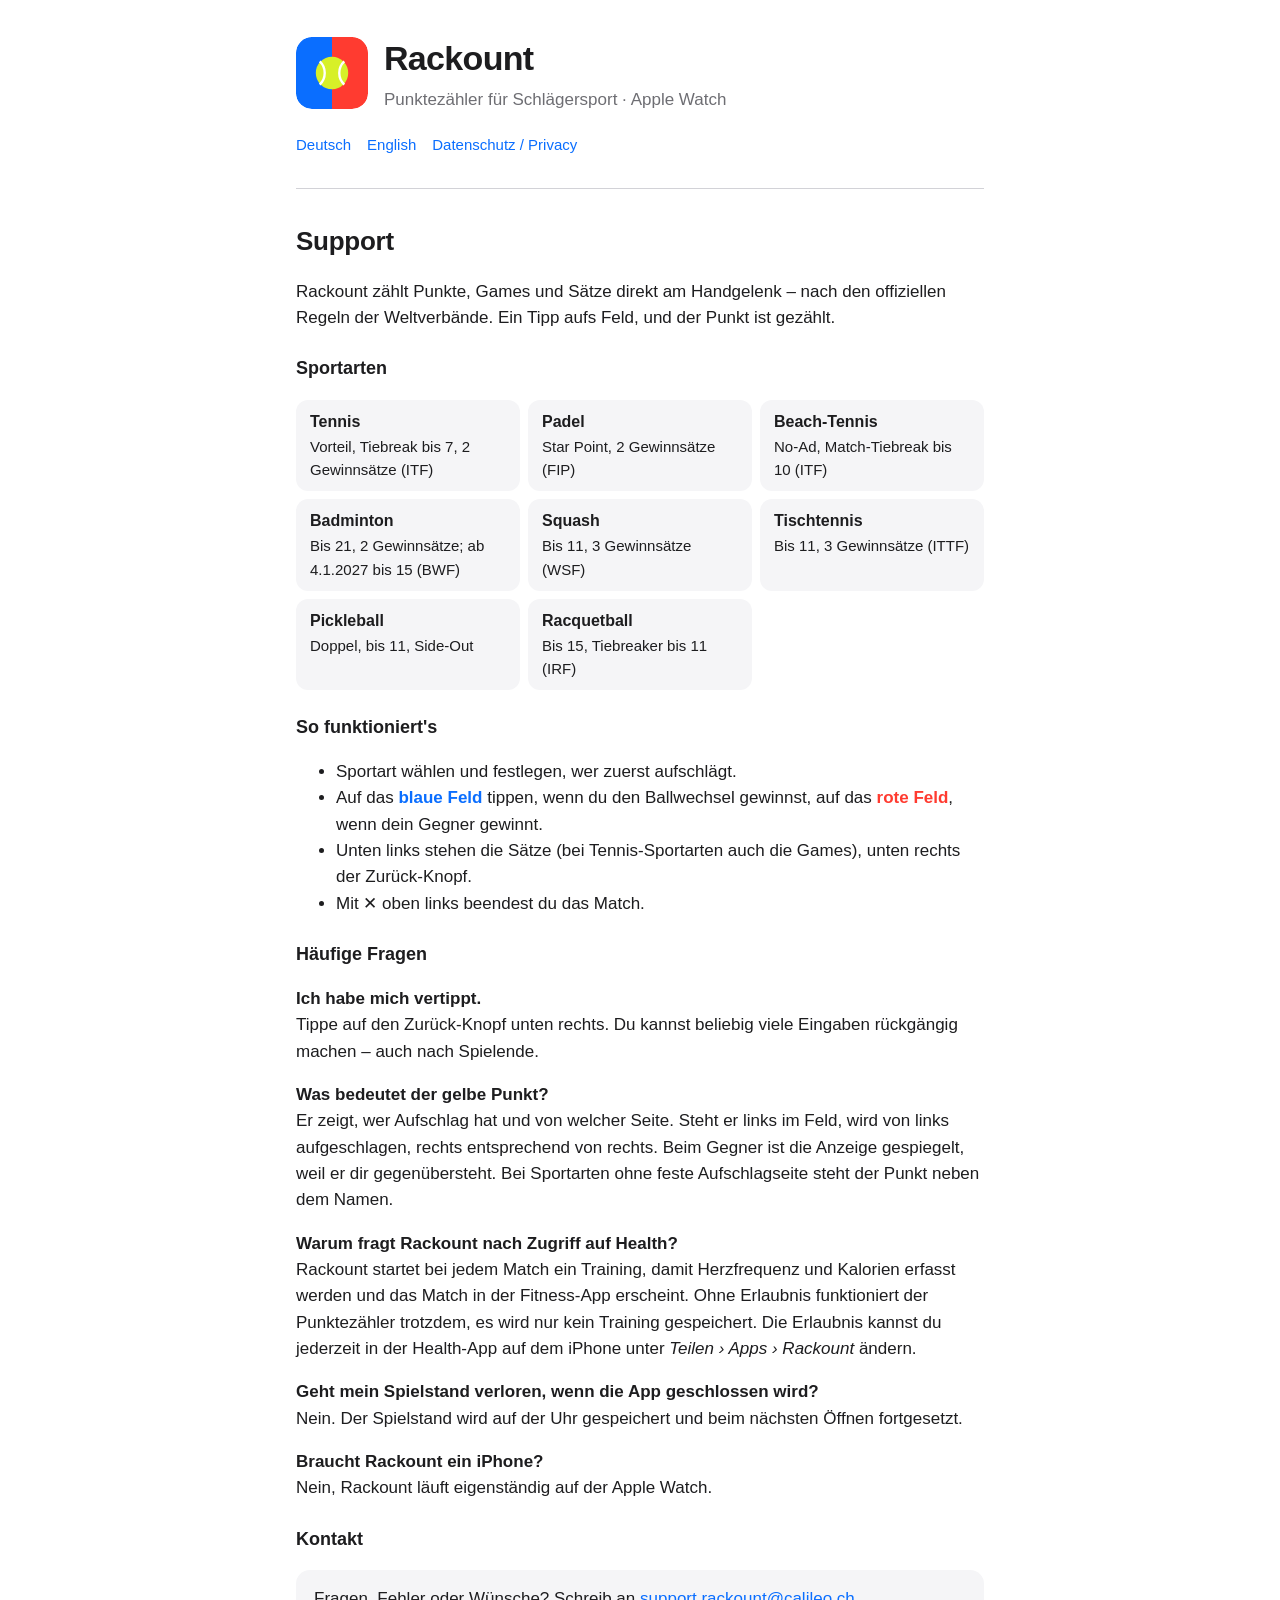
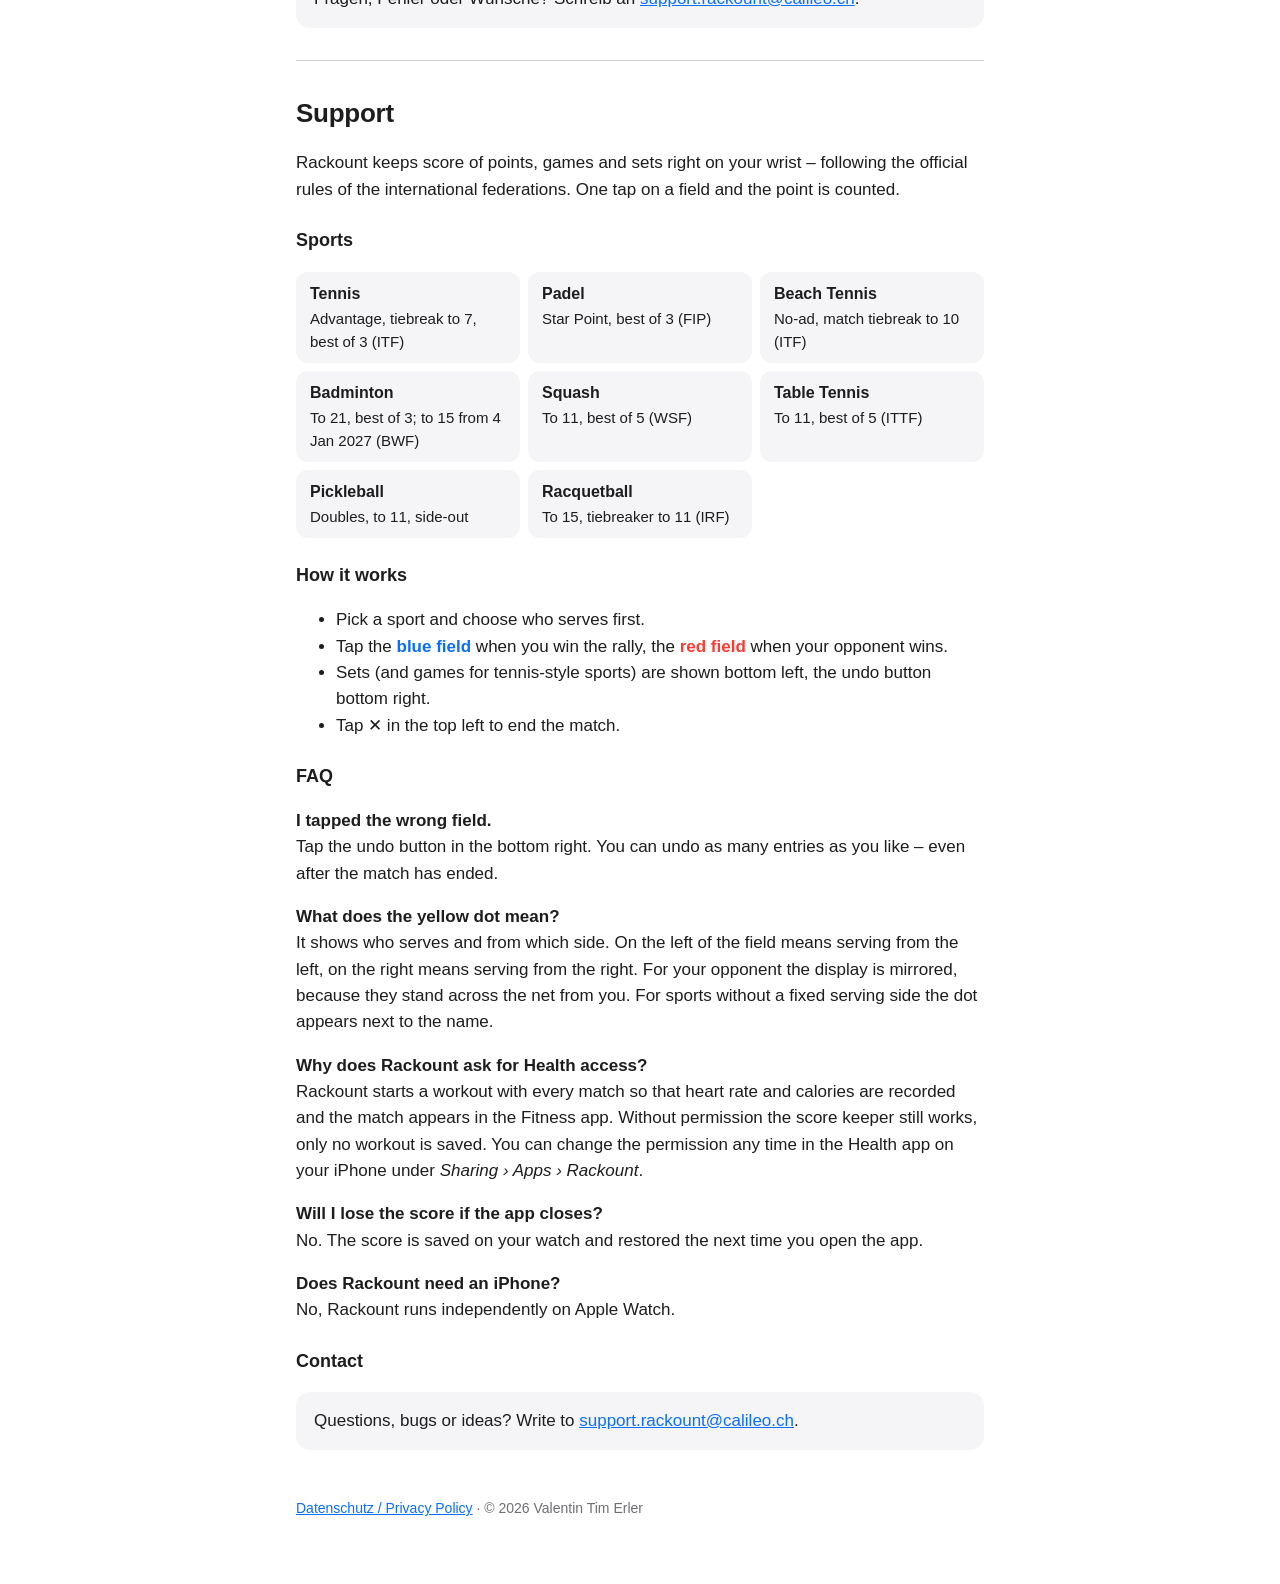
<file: index.html>
<!doctype html>
<html lang="de">
<head>
  <meta charset="utf-8">
  <meta name="viewport" content="width=device-width, initial-scale=1">
  <title>Rackount – Support</title>
  <meta name="description" content="Rackount – der einfache Punktezähler für Schlägersportarten auf der Apple Watch.">
  <link rel="icon" href="icon.svg" type="image/svg+xml">
  <link rel="stylesheet" href="style.css">
</head>
<body>
<main>
  <header>
    <img src="icon.svg" alt="Rackount App-Symbol">
    <div>
      <h1>Rackount</h1>
      <p>Punktezähler für Schlägersport · Apple Watch</p>
    </div>
  </header>

  <nav>
    <a href="#de">Deutsch</a>
    <a href="#en">English</a>
    <a href="privacy.html">Datenschutz / Privacy</a>
  </nav>

  <section id="de" lang="de">
    <h2>Support</h2>
    <p>Rackount zählt Punkte, Games und Sätze direkt am Handgelenk – nach den offiziellen Regeln der Weltverbände. Ein Tipp aufs Feld, und der Punkt ist gezählt.</p>

    <h3>Sportarten</h3>
    <ul class="sports">
      <li><b>Tennis</b>Vorteil, Tiebreak bis 7, 2 Gewinnsätze (ITF)</li>
      <li><b>Padel</b>Star Point, 2 Gewinnsätze (FIP)</li>
      <li><b>Beach-Tennis</b>No-Ad, Match-Tiebreak bis 10 (ITF)</li>
      <li><b>Badminton</b>Bis 21, 2 Gewinnsätze; ab 4.1.2027 bis 15 (BWF)</li>
      <li><b>Squash</b>Bis 11, 3 Gewinnsätze (WSF)</li>
      <li><b>Tischtennis</b>Bis 11, 3 Gewinnsätze (ITTF)</li>
      <li><b>Pickleball</b>Doppel, bis 11, Side-Out</li>
      <li><b>Racquetball</b>Bis 15, Tiebreaker bis 11 (IRF)</li>
    </ul>

    <h3>So funktioniert's</h3>
    <ul>
      <li>Sportart wählen und festlegen, wer zuerst aufschlägt.</li>
      <li>Auf das <span class="dot-blue">blaue Feld</span> tippen, wenn du den Ballwechsel gewinnst, auf das <span class="dot-red">rote Feld</span>, wenn dein Gegner gewinnt.</li>
      <li>Unten links stehen die Sätze (bei Tennis-Sportarten auch die Games), unten rechts der Zurück-Knopf.</li>
      <li>Mit ✕ oben links beendest du das Match.</li>
    </ul>

    <h3>Häufige Fragen</h3>
    <p><b>Ich habe mich vertippt.</b><br>Tippe auf den Zurück-Knopf unten rechts. Du kannst beliebig viele Eingaben rückgängig machen – auch nach Spielende.</p>
    <p><b>Was bedeutet der gelbe Punkt?</b><br>Er zeigt, wer Aufschlag hat und von welcher Seite. Steht er links im Feld, wird von links aufgeschlagen, rechts entsprechend von rechts. Beim Gegner ist die Anzeige gespiegelt, weil er dir gegenübersteht. Bei Sportarten ohne feste Aufschlagseite steht der Punkt neben dem Namen.</p>
    <p><b>Warum fragt Rackount nach Zugriff auf Health?</b><br>Rackount startet bei jedem Match ein Training, damit Herzfrequenz und Kalorien erfasst werden und das Match in der Fitness-App erscheint. Ohne Erlaubnis funktioniert der Punktezähler trotzdem, es wird nur kein Training gespeichert. Die Erlaubnis kannst du jederzeit in der Health-App auf dem iPhone unter <i>Teilen › Apps › Rackount</i> ändern.</p>
    <p><b>Geht mein Spielstand verloren, wenn die App geschlossen wird?</b><br>Nein. Der Spielstand wird auf der Uhr gespeichert und beim nächsten Öffnen fortgesetzt.</p>
    <p><b>Braucht Rackount ein iPhone?</b><br>Nein, Rackount läuft eigenständig auf der Apple Watch.</p>

    <h3>Kontakt</h3>
    <div class="contact">
      Fragen, Fehler oder Wünsche? Schreib an <a href="mailto:support.rackount@calileo.ch">support.rackount@calileo.ch</a>.
    </div>
  </section>

  <section id="en" lang="en">
    <h2>Support</h2>
    <p>Rackount keeps score of points, games and sets right on your wrist – following the official rules of the international federations. One tap on a field and the point is counted.</p>

    <h3>Sports</h3>
    <ul class="sports">
      <li><b>Tennis</b>Advantage, tiebreak to 7, best of 3 (ITF)</li>
      <li><b>Padel</b>Star Point, best of 3 (FIP)</li>
      <li><b>Beach Tennis</b>No-ad, match tiebreak to 10 (ITF)</li>
      <li><b>Badminton</b>To 21, best of 3; to 15 from 4 Jan 2027 (BWF)</li>
      <li><b>Squash</b>To 11, best of 5 (WSF)</li>
      <li><b>Table Tennis</b>To 11, best of 5 (ITTF)</li>
      <li><b>Pickleball</b>Doubles, to 11, side-out</li>
      <li><b>Racquetball</b>To 15, tiebreaker to 11 (IRF)</li>
    </ul>

    <h3>How it works</h3>
    <ul>
      <li>Pick a sport and choose who serves first.</li>
      <li>Tap the <span class="dot-blue">blue field</span> when you win the rally, the <span class="dot-red">red field</span> when your opponent wins.</li>
      <li>Sets (and games for tennis-style sports) are shown bottom left, the undo button bottom right.</li>
      <li>Tap ✕ in the top left to end the match.</li>
    </ul>

    <h3>FAQ</h3>
    <p><b>I tapped the wrong field.</b><br>Tap the undo button in the bottom right. You can undo as many entries as you like – even after the match has ended.</p>
    <p><b>What does the yellow dot mean?</b><br>It shows who serves and from which side. On the left of the field means serving from the left, on the right means serving from the right. For your opponent the display is mirrored, because they stand across the net from you. For sports without a fixed serving side the dot appears next to the name.</p>
    <p><b>Why does Rackount ask for Health access?</b><br>Rackount starts a workout with every match so that heart rate and calories are recorded and the match appears in the Fitness app. Without permission the score keeper still works, only no workout is saved. You can change the permission any time in the Health app on your iPhone under <i>Sharing › Apps › Rackount</i>.</p>
    <p><b>Will I lose the score if the app closes?</b><br>No. The score is saved on your watch and restored the next time you open the app.</p>
    <p><b>Does Rackount need an iPhone?</b><br>No, Rackount runs independently on Apple Watch.</p>

    <h3>Contact</h3>
    <div class="contact">
      Questions, bugs or ideas? Write to <a href="mailto:support.rackount@calileo.ch">support.rackount@calileo.ch</a>.
    </div>
  </section>

  <footer>
    <a href="privacy.html">Datenschutz / Privacy Policy</a> · © 2026 Valentin Tim Erler
  </footer>
</main>
</body>
</html>
</file>
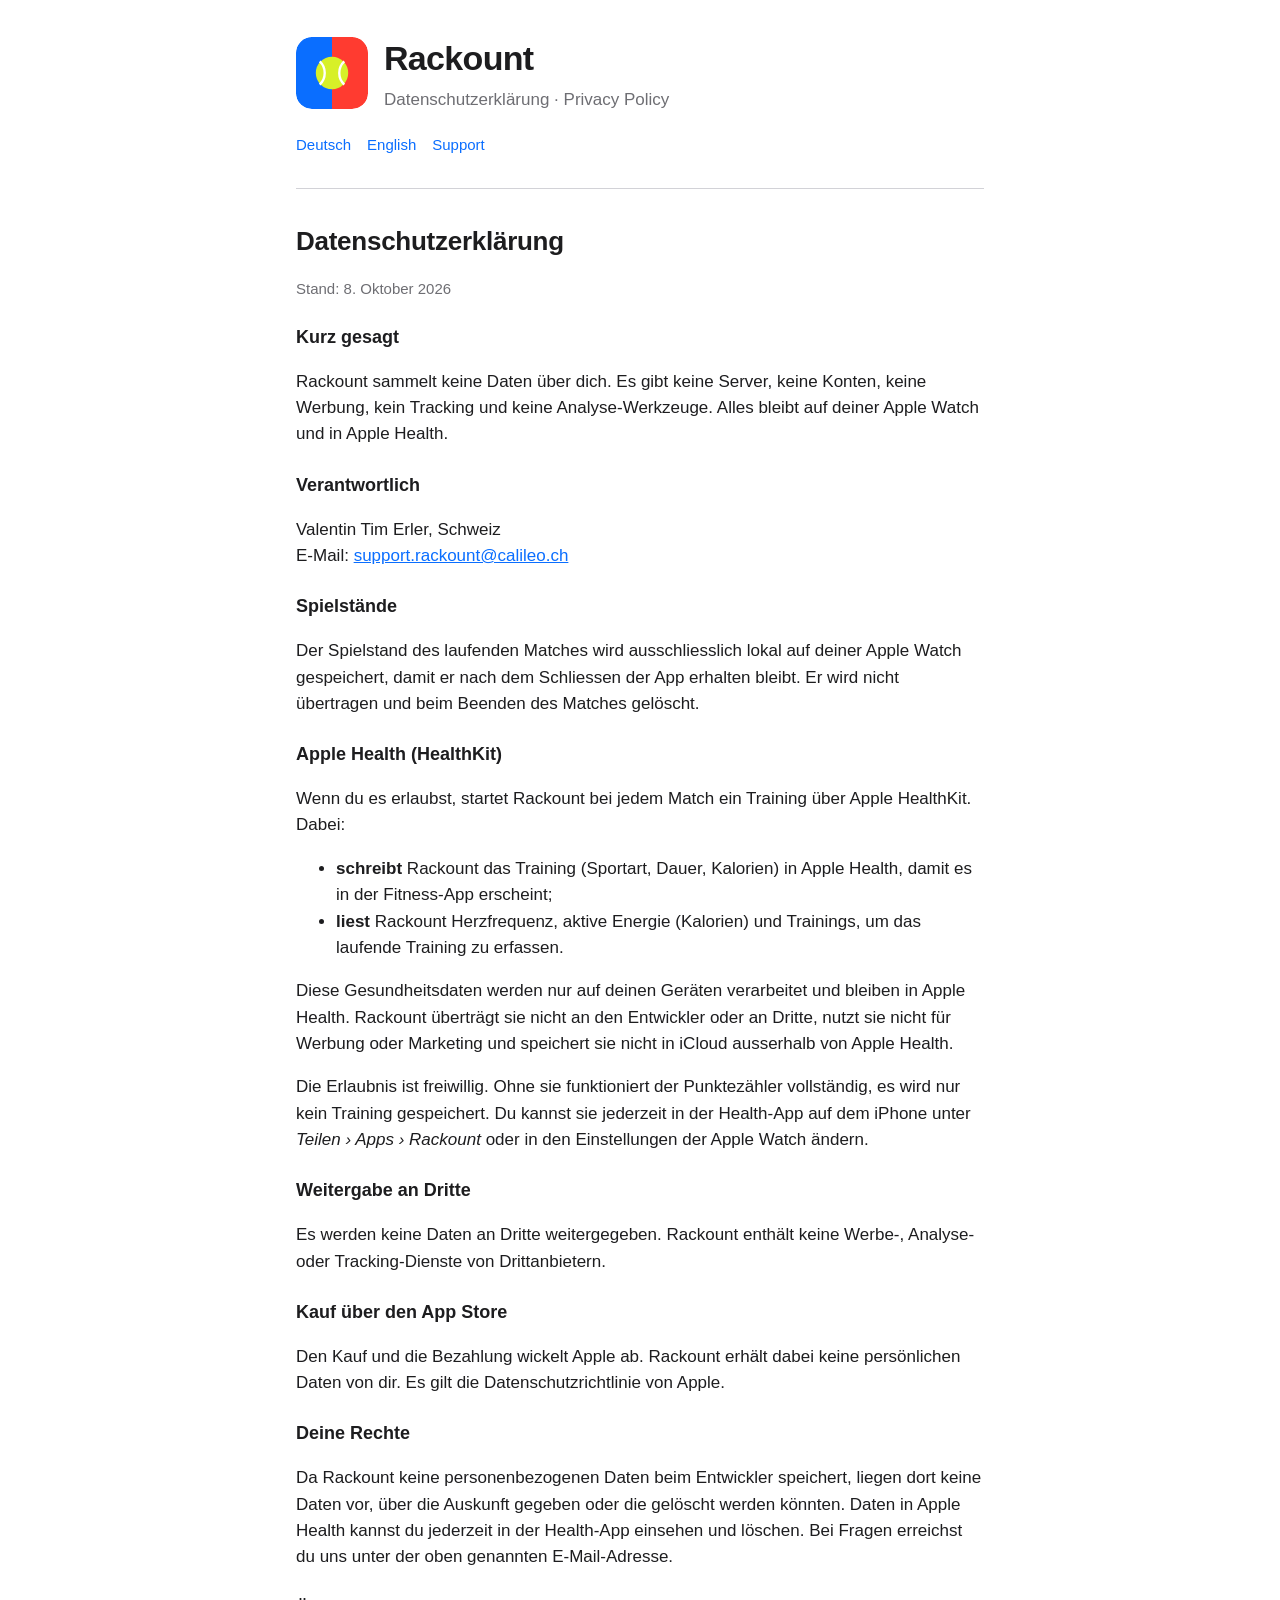
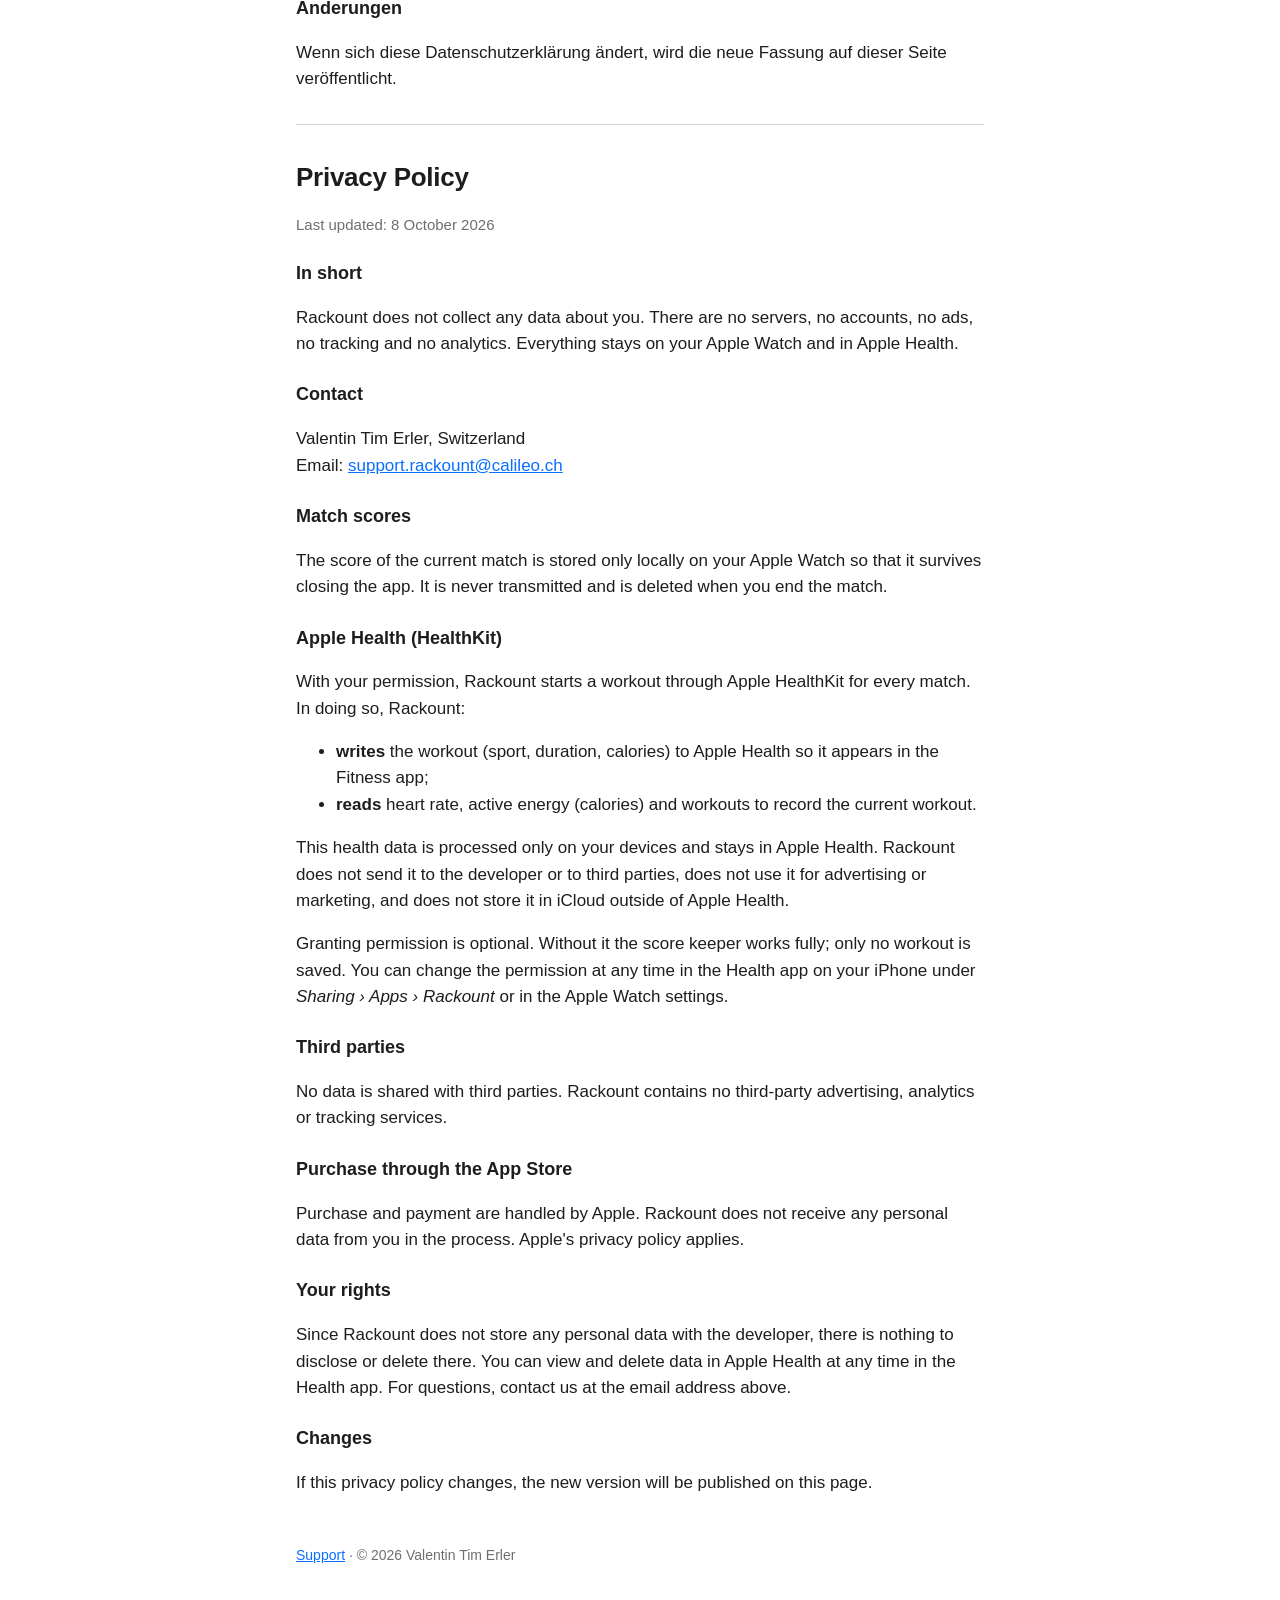
<file: privacy.html>
<!doctype html>
<html lang="de">
<head>
  <meta charset="utf-8">
  <meta name="viewport" content="width=device-width, initial-scale=1">
  <title>Rackount – Datenschutz</title>
  <meta name="description" content="Datenschutzerklärung der Apple-Watch-App Rackount.">
  <link rel="icon" href="icon.svg" type="image/svg+xml">
  <link rel="stylesheet" href="style.css">
</head>
<body>
<main>
  <header>
    <img src="icon.svg" alt="Rackount App-Symbol">
    <div>
      <h1>Rackount</h1>
      <p>Datenschutzerklärung · Privacy Policy</p>
    </div>
  </header>

  <nav>
    <a href="#de">Deutsch</a>
    <a href="#en">English</a>
    <a href="index.html">Support</a>
  </nav>

  <section id="de" lang="de">
    <h2>Datenschutzerklärung</h2>
    <p class="muted">Stand: 8. Oktober 2026</p>

    <h3>Kurz gesagt</h3>
    <p>Rackount sammelt keine Daten über dich. Es gibt keine Server, keine Konten, keine Werbung, kein Tracking und keine Analyse-Werkzeuge. Alles bleibt auf deiner Apple Watch und in Apple Health.</p>

    <h3>Verantwortlich</h3>
    <p>Valentin Tim Erler, Schweiz<br>E-Mail: <a href="mailto:support.rackount@calileo.ch">support.rackount@calileo.ch</a></p>

    <h3>Spielstände</h3>
    <p>Der Spielstand des laufenden Matches wird ausschliesslich lokal auf deiner Apple Watch gespeichert, damit er nach dem Schliessen der App erhalten bleibt. Er wird nicht übertragen und beim Beenden des Matches gelöscht.</p>

    <h3>Apple Health (HealthKit)</h3>
    <p>Wenn du es erlaubst, startet Rackount bei jedem Match ein Training über Apple HealthKit. Dabei:</p>
    <ul>
      <li><b>schreibt</b> Rackount das Training (Sportart, Dauer, Kalorien) in Apple Health, damit es in der Fitness-App erscheint;</li>
      <li><b>liest</b> Rackount Herzfrequenz, aktive Energie (Kalorien) und Trainings, um das laufende Training zu erfassen.</li>
    </ul>
    <p>Diese Gesundheitsdaten werden nur auf deinen Geräten verarbeitet und bleiben in Apple Health. Rackount überträgt sie nicht an den Entwickler oder an Dritte, nutzt sie nicht für Werbung oder Marketing und speichert sie nicht in iCloud ausserhalb von Apple Health.</p>
    <p>Die Erlaubnis ist freiwillig. Ohne sie funktioniert der Punktezähler vollständig, es wird nur kein Training gespeichert. Du kannst sie jederzeit in der Health-App auf dem iPhone unter <i>Teilen › Apps › Rackount</i> oder in den Einstellungen der Apple Watch ändern.</p>

    <h3>Weitergabe an Dritte</h3>
    <p>Es werden keine Daten an Dritte weitergegeben. Rackount enthält keine Werbe-, Analyse- oder Tracking-Dienste von Drittanbietern.</p>

    <h3>Kauf über den App Store</h3>
    <p>Den Kauf und die Bezahlung wickelt Apple ab. Rackount erhält dabei keine persönlichen Daten von dir. Es gilt die Datenschutzrichtlinie von Apple.</p>

    <h3>Deine Rechte</h3>
    <p>Da Rackount keine personenbezogenen Daten beim Entwickler speichert, liegen dort keine Daten vor, über die Auskunft gegeben oder die gelöscht werden könnten. Daten in Apple Health kannst du jederzeit in der Health-App einsehen und löschen. Bei Fragen erreichst du uns unter der oben genannten E-Mail-Adresse.</p>

    <h3>Änderungen</h3>
    <p>Wenn sich diese Datenschutzerklärung ändert, wird die neue Fassung auf dieser Seite veröffentlicht.</p>
  </section>

  <section id="en" lang="en">
    <h2>Privacy Policy</h2>
    <p class="muted">Last updated: 8 October 2026</p>

    <h3>In short</h3>
    <p>Rackount does not collect any data about you. There are no servers, no accounts, no ads, no tracking and no analytics. Everything stays on your Apple Watch and in Apple Health.</p>

    <h3>Contact</h3>
    <p>Valentin Tim Erler, Switzerland<br>Email: <a href="mailto:support.rackount@calileo.ch">support.rackount@calileo.ch</a></p>

    <h3>Match scores</h3>
    <p>The score of the current match is stored only locally on your Apple Watch so that it survives closing the app. It is never transmitted and is deleted when you end the match.</p>

    <h3>Apple Health (HealthKit)</h3>
    <p>With your permission, Rackount starts a workout through Apple HealthKit for every match. In doing so, Rackount:</p>
    <ul>
      <li><b>writes</b> the workout (sport, duration, calories) to Apple Health so it appears in the Fitness app;</li>
      <li><b>reads</b> heart rate, active energy (calories) and workouts to record the current workout.</li>
    </ul>
    <p>This health data is processed only on your devices and stays in Apple Health. Rackount does not send it to the developer or to third parties, does not use it for advertising or marketing, and does not store it in iCloud outside of Apple Health.</p>
    <p>Granting permission is optional. Without it the score keeper works fully; only no workout is saved. You can change the permission at any time in the Health app on your iPhone under <i>Sharing › Apps › Rackount</i> or in the Apple Watch settings.</p>

    <h3>Third parties</h3>
    <p>No data is shared with third parties. Rackount contains no third-party advertising, analytics or tracking services.</p>

    <h3>Purchase through the App Store</h3>
    <p>Purchase and payment are handled by Apple. Rackount does not receive any personal data from you in the process. Apple's privacy policy applies.</p>

    <h3>Your rights</h3>
    <p>Since Rackount does not store any personal data with the developer, there is nothing to disclose or delete there. You can view and delete data in Apple Health at any time in the Health app. For questions, contact us at the email address above.</p>

    <h3>Changes</h3>
    <p>If this privacy policy changes, the new version will be published on this page.</p>
  </section>

  <footer>
    <a href="index.html">Support</a> · © 2026 Valentin Tim Erler
  </footer>
</main>
</body>
</html>
</file>
<file: style.css>
:root {
  --bg: #ffffff;
  --text: #1d1d1f;
  --muted: #6e6e73;
  --card: #f5f5f7;
  --line: #d2d2d7;
  --blue: #0a6eff;
  --red: #ff3b30;
}

@media (prefers-color-scheme: dark) {
  :root {
    --bg: #000000;
    --text: #f5f5f7;
    --muted: #a1a1a6;
    --card: #1c1c1e;
    --line: #38383a;
    --blue: #3d8bff;
    --red: #ff5a50;
  }
}

* { box-sizing: border-box; }

body {
  margin: 0;
  background: var(--bg);
  color: var(--text);
  font: 17px/1.55 -apple-system, BlinkMacSystemFont, "SF Pro Text", "Helvetica Neue", Arial, sans-serif;
  -webkit-font-smoothing: antialiased;
}

main { max-width: 720px; margin: 0 auto; padding: 32px 16px 64px; }

header { display: flex; align-items: center; gap: 16px; margin-bottom: 8px; }
header img { width: 72px; height: 72px; border-radius: 22%; }
header h1 { margin: 0; font-size: 34px; letter-spacing: -0.02em; }
header p { margin: 2px 0 0; color: var(--muted); }

nav { display: flex; flex-wrap: wrap; gap: 8px 16px; margin: 20px 0 8px; font-size: 15px; }
nav a { color: var(--blue); text-decoration: none; }
nav a:hover { text-decoration: underline; }

section { border-top: 1px solid var(--line); margin-top: 32px; padding-top: 8px; }
h2 { font-size: 26px; margin: 24px 0 8px; letter-spacing: -0.01em; }
h3 { font-size: 18px; margin: 24px 0 4px; }
p, li { color: var(--text); }
.muted { color: var(--muted); font-size: 15px; }
a { color: var(--blue); }

.sports { display: grid; grid-template-columns: repeat(auto-fill, minmax(200px, 1fr)); gap: 8px; padding: 0; list-style: none; }
.sports li { background: var(--card); border-radius: 12px; padding: 10px 14px; font-size: 15px; }
.sports b { display: block; font-size: 16px; }

.contact { background: var(--card); border-radius: 14px; padding: 16px 18px; margin: 16px 0; }

.dot-blue { color: var(--blue); font-weight: 600; }
.dot-red { color: var(--red); font-weight: 600; }

footer { margin-top: 48px; color: var(--muted); font-size: 14px; }
</file>
